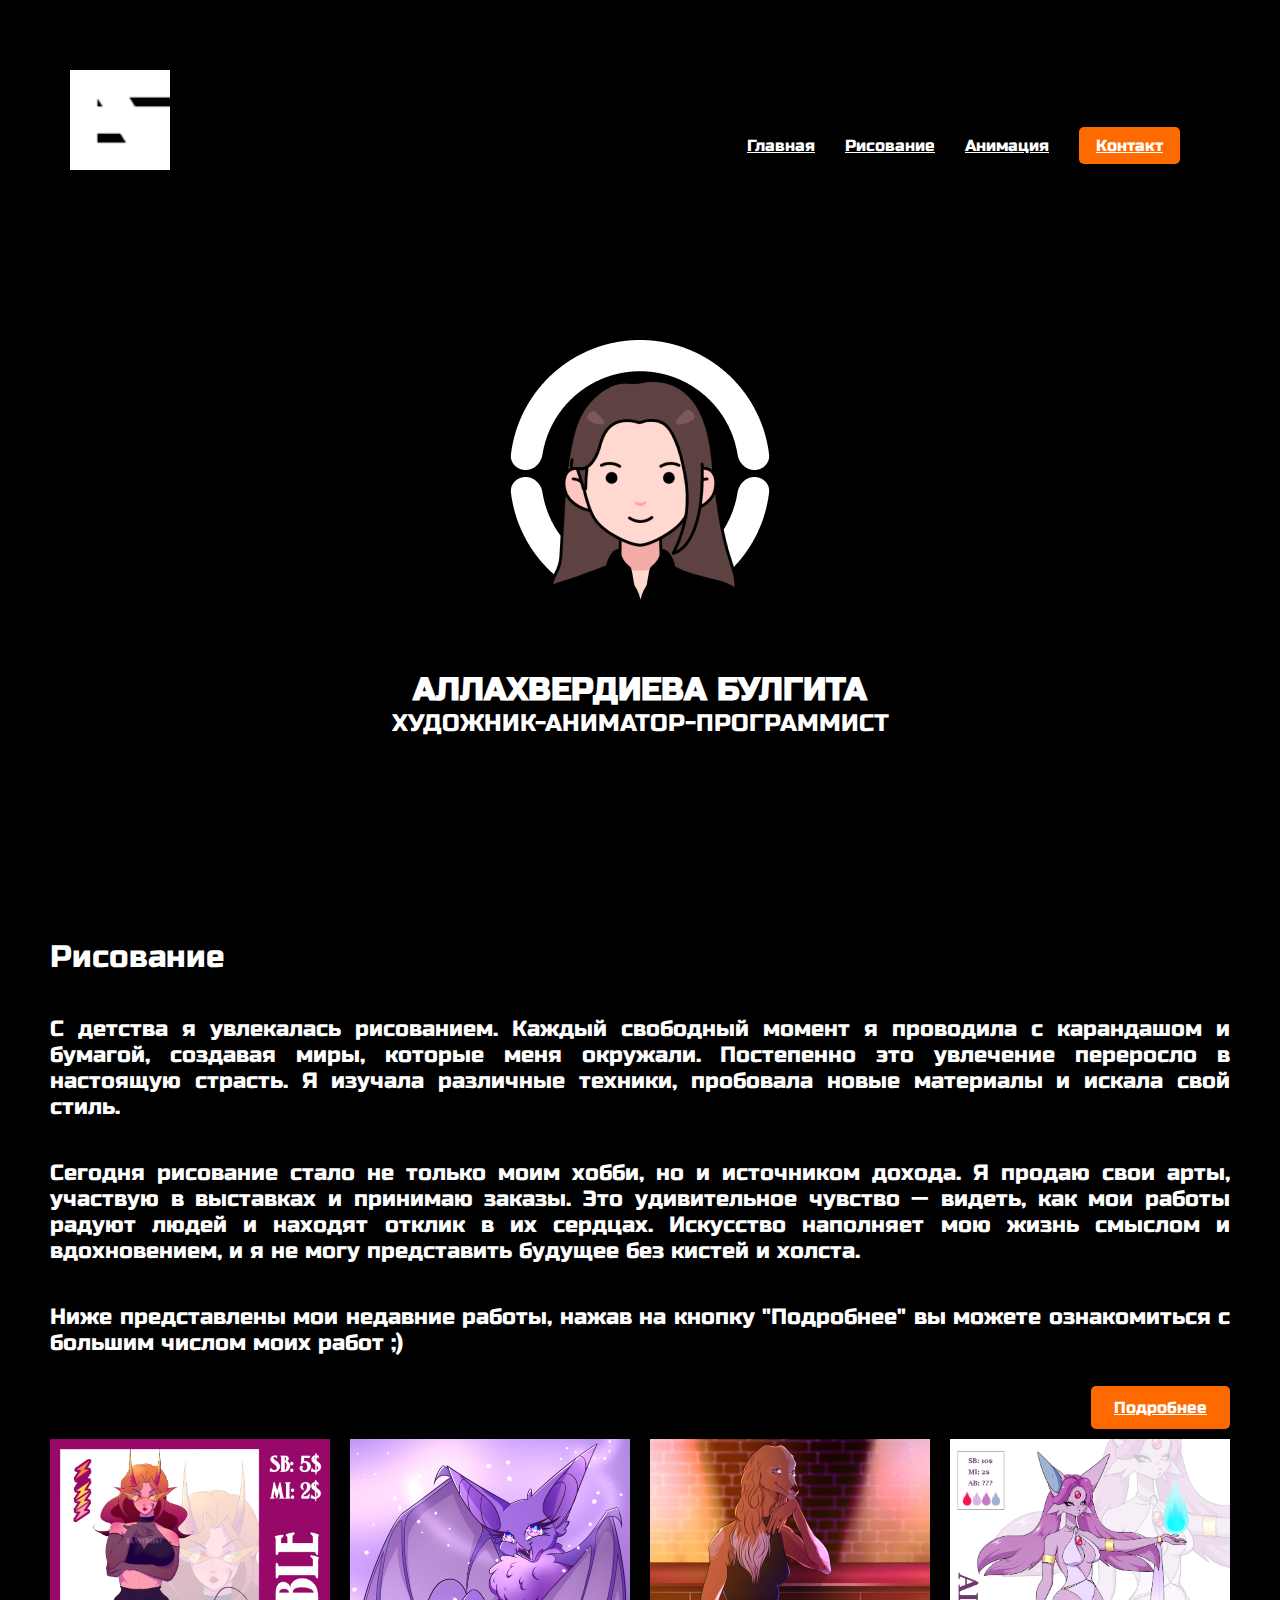
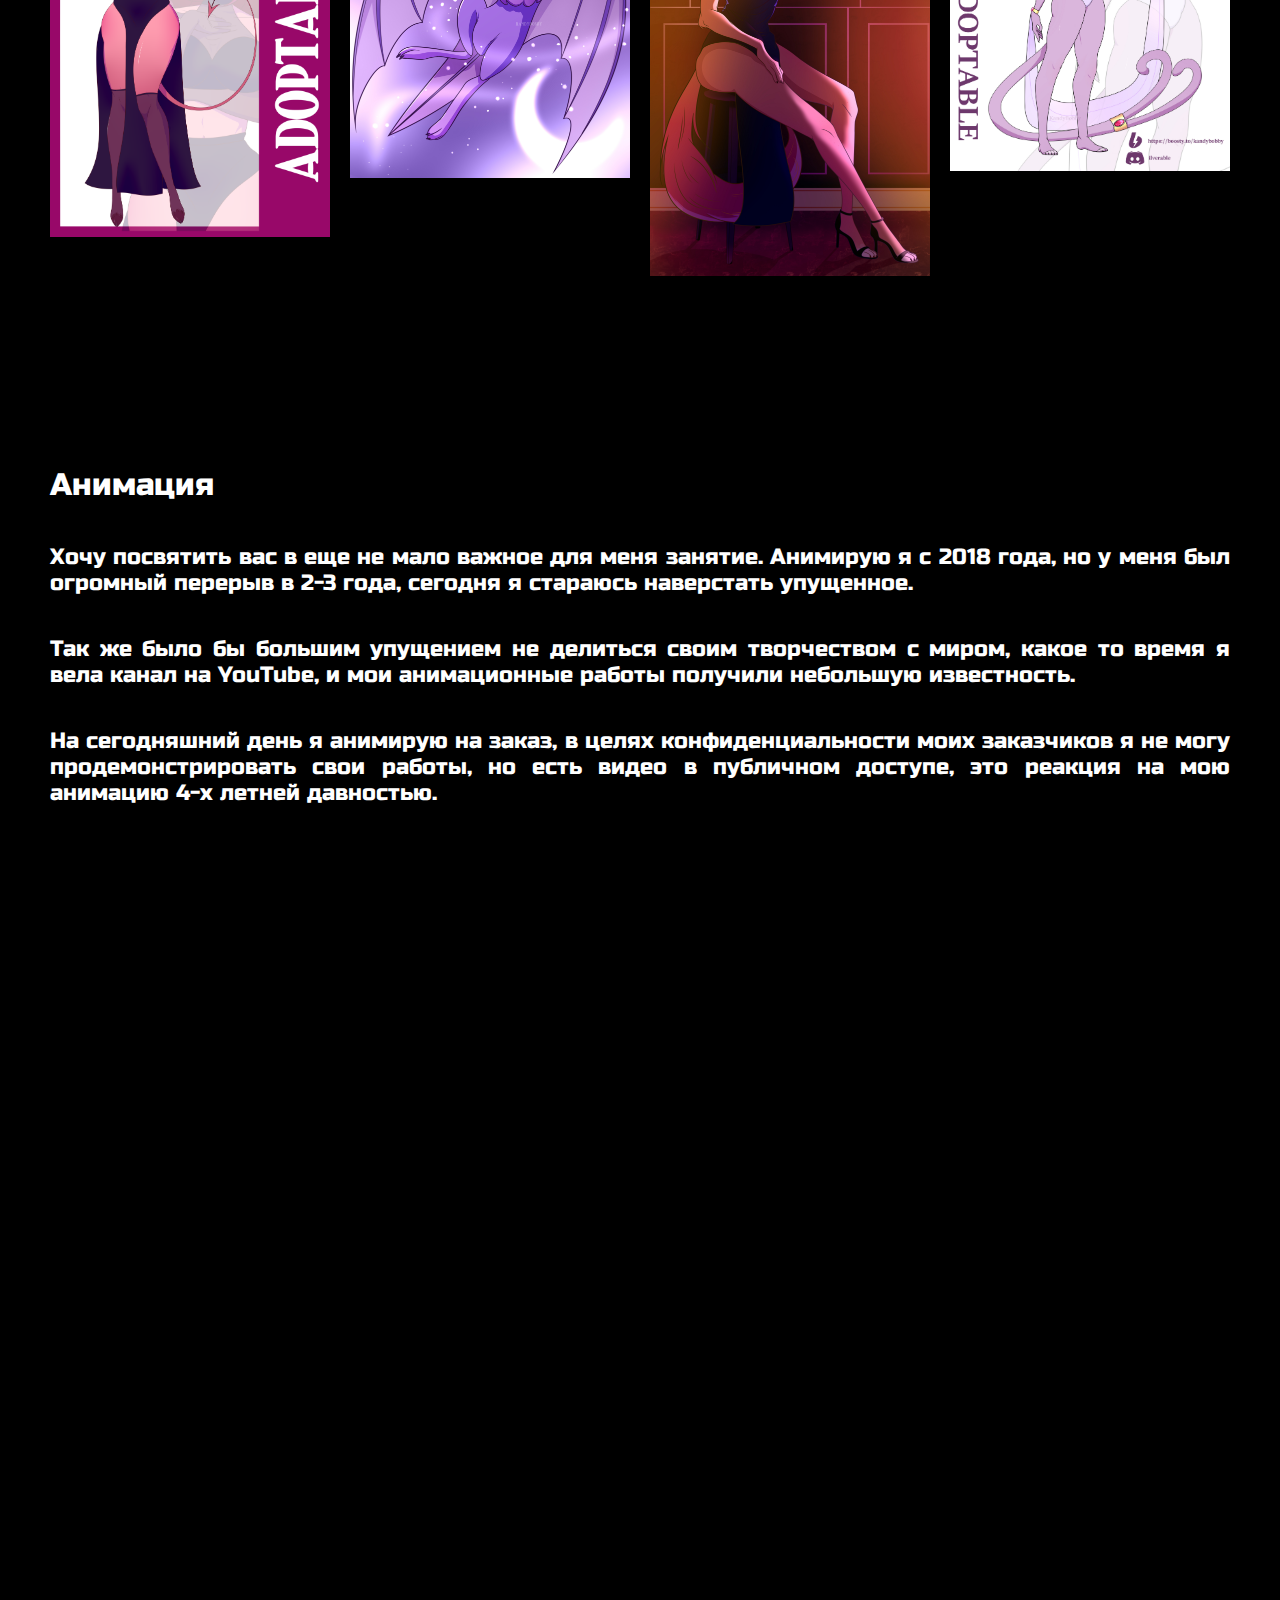
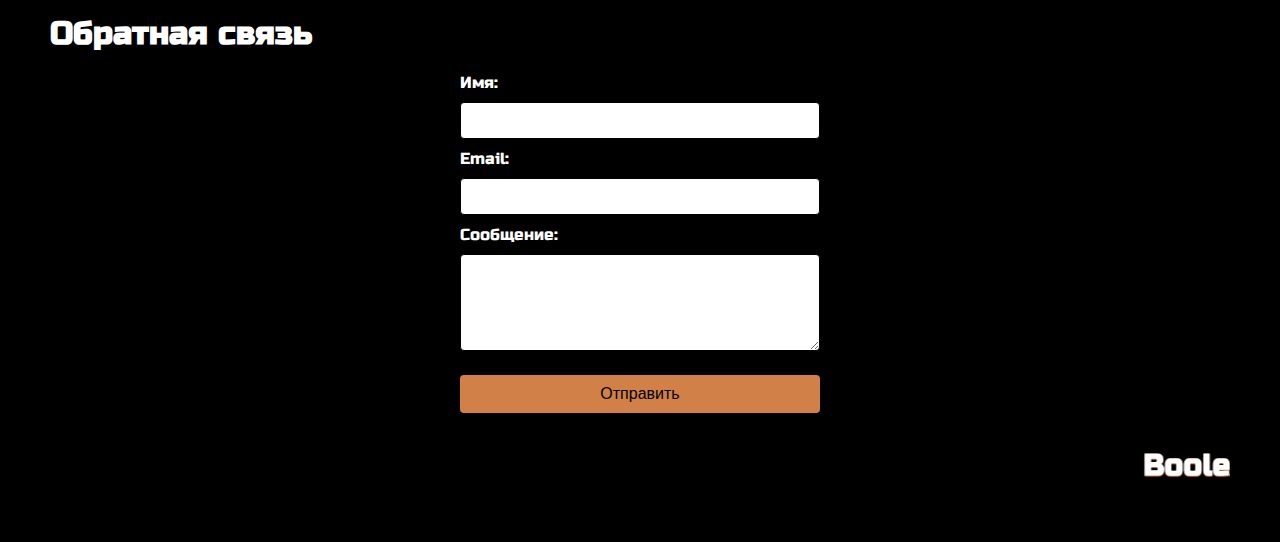
<file: index.html>
<!DOCTYPE html>
<html lang="en">
<head>
    <!-- Yandex.Metrika counter -->
<script type="text/javascript" >
   (function(m,e,t,r,i,k,a){m[i]=m[i]||function(){(m[i].a=m[i].a||[]).push(arguments)};
   m[i].l=1*new Date();
   for (var j = 0; j < document.scripts.length; j++) {if (document.scripts[j].src === r) { return; }}
   k=e.createElement(t),a=e.getElementsByTagName(t)[0],k.async=1,k.src=r,a.parentNode.insertBefore(k,a)})
   (window, document, "script", "https://mc.yandex.ru/metrika/tag.js", "ym");

   ym(99968584, "init", {
        clickmap:true,
        trackLinks:true,
        accurateTrackBounce:true,
        webvisor:true
   });
</script>
<noscript><div><img src="https://mc.yandex.ru/watch/99968584" style="position:absolute; left:-9999px;" alt="" /></div></noscript>
<!-- /Yandex.Metrika counter -->
    <meta charset="UTF-8">
    <meta name="viewport" content="width=device-width, initial-scale=1.0">
    <title>Визитка</title>
    <link rel="stylesheet" href="style.css">
    <link rel="apple-touch-icon" sizes="57x57" href="apple-icon-57x57.png">
    <link rel="apple-touch-icon" sizes="60x60" href="apple-icon-60x60.png">
    <link rel="apple-touch-icon" sizes="72x72" href="apple-icon-72x72.png">
    <link rel="apple-touch-icon" sizes="76x76" href="apple-icon-76x76.png">
    <link rel="apple-touch-icon" sizes="114x114" href="apple-icon-114x114.png">
    <link rel="apple-touch-icon" sizes="120x120" href="apple-icon-120x120.png">
    <link rel="apple-touch-icon" sizes="144x144" href="apple-icon-144x144.png">
    <link rel="apple-touch-icon" sizes="152x152" href="apple-icon-152x152.png">
    <link rel="apple-touch-icon" sizes="180x180" href="apple-icon-180x180.png">
    <link rel="icon" type="image/png" sizes="192x192"  href="android-icon-192x192.png">
    <link rel="icon" type="image/png" sizes="32x32" href="favicon-32x32.png">
    <link rel="icon" type="image/png" sizes="96x96" href="favicon-96x96.png">
    <link rel="icon" type="image/png" sizes="16x16" href="favicon-16x16.png">
    <link rel="manifest" href="manifest.json">
    <meta name="msapplication-TileColor" content="#ffffff">
    <meta name="msapplication-TileImage" content="ms-icon-144x144.png">
    <meta name="theme-color" content="#ffffff">
</head>
<body>
    <div class="wrapper">  
        <div id="active" class="container">
        <header class="container">
        <span class="logo"><img src="Union (1).png" alt=""></span>
        <nav>
            <ul>
                <li class="#active"><a href="#">Главная</a></li>
                <li><a href="#drawing">Рисование</a></li>
                <li><a href="#anima">Анимация</a></li>
                <li class="btn"><a href="#contact">Контакт</a></li>
            </ul>
        </nav>
        </header>
        <div class="hero container">
        <div class="hero--info">
            <img src="Group 1 (1).png" alt="">
            <h1>АЛЛАХВЕРДИЕВА БУЛГИТА</h1>
            <h2>ХУДОЖНИК-АНИМАТОР-ПРОГРАММИСТ</h2>
        </div>
        </div>

        <div class="container portfolio">
        <div id="drawing" class="container portfolio">
        <h3>Рисование</h3>
        <p>С детства я увлекалась рисованием. Каждый свободный момент я проводила с карандашом и бумагой, создавая миры, которые меня окружали. Постепенно это увлечение переросло в настоящую страсть. Я изучала различные техники, пробовала новые материалы и искала свой стиль. </p>
        <p>Сегодня рисование стало не только моим хобби, но и источником дохода. Я продаю свои арты, участвую в выставках и принимаю заказы. Это удивительное чувство — видеть, как мои работы радуют людей и находят отклик в их сердцах. Искусство наполняет мою жизнь смыслом и вдохновением, и я не могу представить будущее без кистей и холста.</p>
        <p>Ниже представлены мои недавние работы, нажав на кнопку "Подробнее" вы можете ознакомиться с большим числом моих работ ;)</p>
        <a href="galery.html" class="see-all">Подробнее</a>

        <div class="art">
            <div class="block">
                <img src="demonGirl1.png" class="gallery-img" onclick="openModal(this)">
            </div>
            <div class="block">
                <img src="mouse.jpg" class="gallery-img" onclick="openModal(this)">
            </div>
            <div class="block">
                <img src="собака 2.jpg" class="gallery-img" onclick="openModal(this)">
            </div>
            <div class="block">
                <img src="espeon.jpg" class="gallery-img" onclick="openModal(this)">
            </div>
        </div>
        </div> 
        <div class="container anima">
            <div id="anima" class="container anima">
                <h3>Анимация</h3>
                <p>Хочу посвятить вас в еще не мало важное для меня занятие. Анимирую я с 2018 года, но у меня был огромный перерыв в 2-3 года, сегодня я стараюсь наверстать упущенное.</p>
                <p>Так же было бы большим упущением не делиться своим творчеством с миром, какое то время я вела канал на YouTube, и мои анимационные работы получили небольшую известность.</p> 
                <p>На сегодняшний день я анимирую на заказ, в целях конфиденциальности моих заказчиков я не могу продемонстрировать свои работы, но есть видео в публичном доступе, это реакция на мою анимацию 4-х летней давностью.</p> 
                <div class="an">
                    <div class="block">
                        <iframe src="https://www.youtube.com/embed/tpbQzIim1SI" title="КРЯ - ВАШЕ ТВОРЧЕСТВО - РЕАКЦИЯ НА АНИМАЦИЮ ПРО МЕНЯ 3" frameborder="0" allow="accelerometer; autoplay; clipboard-write; encrypted-media; gyroscope; picture-in-picture; web-share" referrerpolicy="strict-origin-when-cross-origin" allowfullscreen></iframe>
                    </div>
                </div>
            </div>
        </div>
        
    </div>  
    <div id="contact" class="container">
        <div id="contact">
            <h1>Обратная связь</h1>
            <form action="send_email.php" method="post">
                <label for="name">Имя:</label>
                <input type="text" id="name" name="name" required>
                <label for="email">Email:</label>
                <input type="email" id="email" name="email" required>
                <label for="message">Сообщение:</label>
                <textarea id="message" name="message" rows="5" required></textarea>
                <input type="submit" value="Отправить">
            </form>
        </div>


    </div>

    <div id="modal" class="modal" onclick="closeModal()">
        <span class="close" onclick="closeModal()">&times;</span>
        <img class="modal-content" id="modal-img">
        <div id="caption"></div>
    </div>

    <script>
        function openModal(img) {
            const modal = document.getElementById("modal");
            const modalImg = document.getElementById("modal-img");
            const caption = document.getElementById("caption");
            modal.style.display = "block";
            modalImg.src = img.src;
            caption.innerHTML = img.alt;
        }

        function closeModal() {
            document.getElementById("modal").style.display = "none";
        }
    </script>
    
    <marquee scrolldelay="60" style="color:#ffffff; font-size: 30px; font-weight: bolder; line-height: 150%; text-shadow: #d17353 0px 1px 1px;">Boole/БУЛГИТА/KandyBOBBY</marquee>

</body>
</html>
</file>
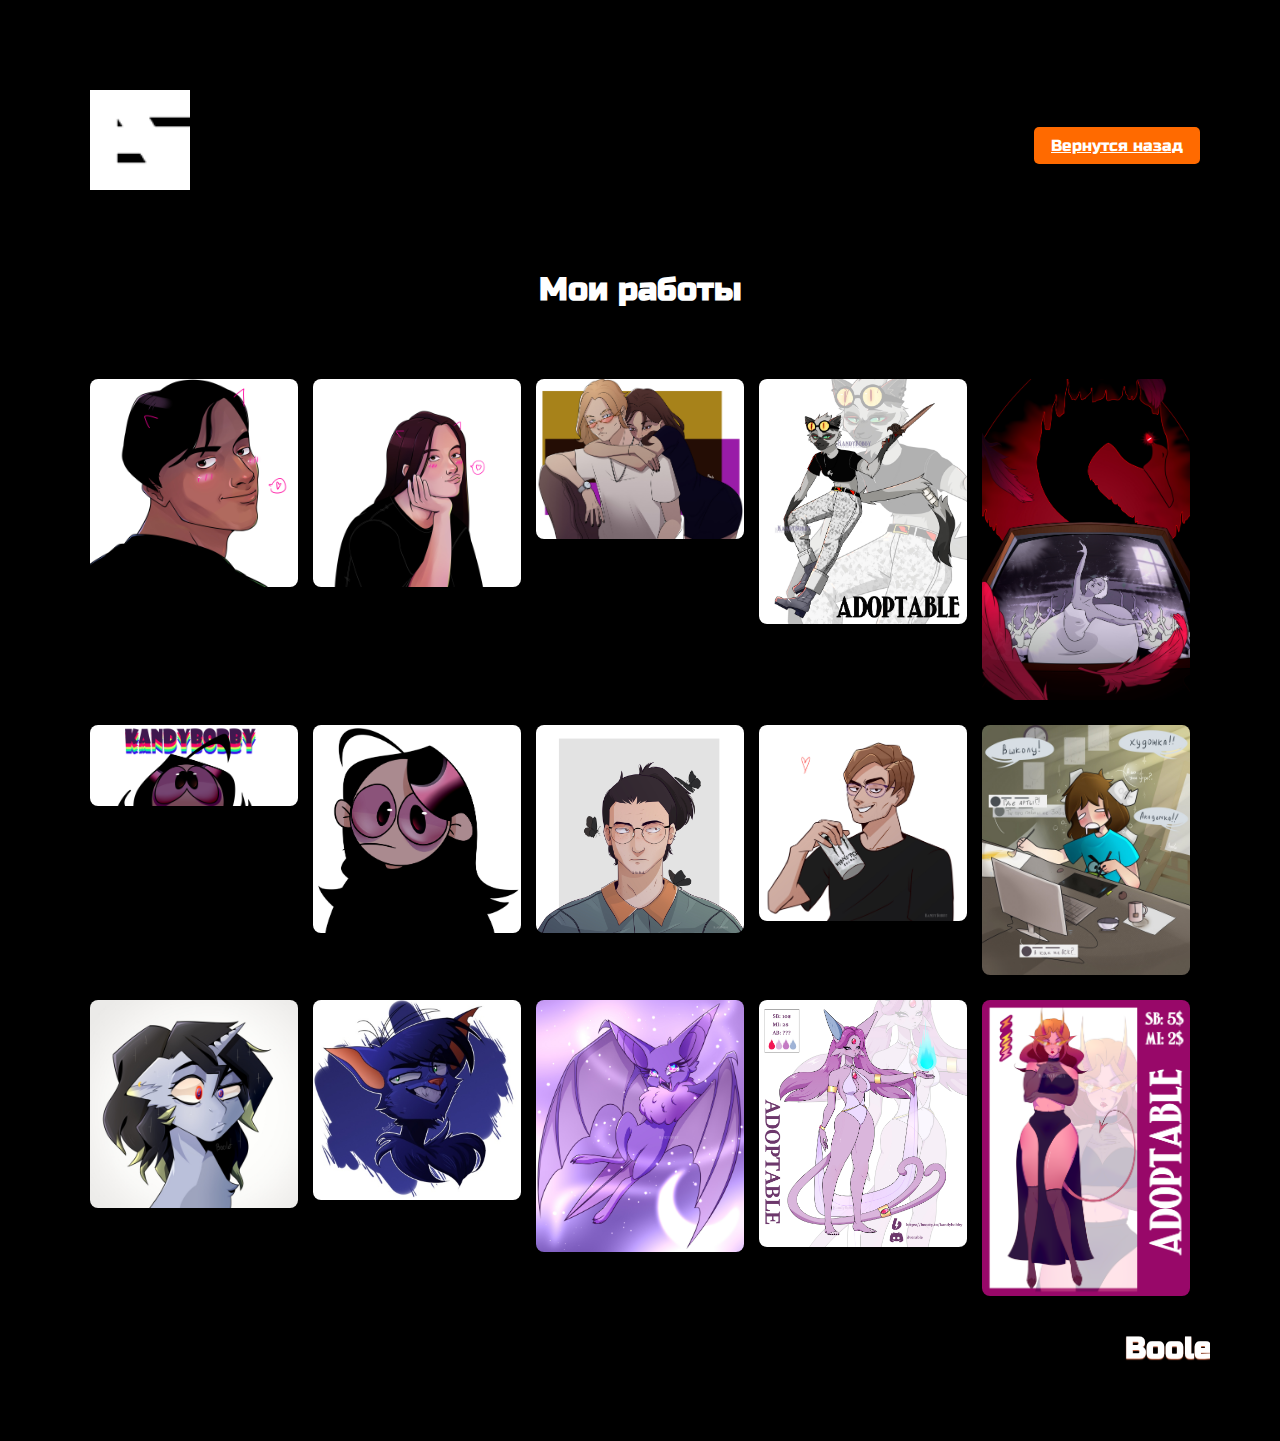
<file: galery.html>
<!DOCTYPE html>
<html lang="ru">
<head>
    <!-- Yandex.Metrika counter -->
<script type="text/javascript" >
   (function(m,e,t,r,i,k,a){m[i]=m[i]||function(){(m[i].a=m[i].a||[]).push(arguments)};
   m[i].l=1*new Date();
   for (var j = 0; j < document.scripts.length; j++) {if (document.scripts[j].src === r) { return; }}
   k=e.createElement(t),a=e.getElementsByTagName(t)[0],k.async=1,k.src=r,a.parentNode.insertBefore(k,a)})
   (window, document, "script", "https://mc.yandex.ru/metrika/tag.js", "ym");

   ym(99968584, "init", {
        clickmap:true,
        trackLinks:true,
        accurateTrackBounce:true,
        webvisor:true
   });
</script>
<noscript><div><img src="https://mc.yandex.ru/watch/99968584" style="position:absolute; left:-9999px;" alt="" /></div></noscript>
<!-- /Yandex.Metrika counter -->
    <meta charset="UTF-8">
    <meta name="viewport" content="width=device-width, initial-scale=1.0">
    <link rel="stylesheet" href="style2.css">
    <link rel="apple-touch-icon" sizes="57x57" href="apple-icon-57x57.png">
    <link rel="apple-touch-icon" sizes="60x60" href="apple-icon-60x60.png">
    <link rel="apple-touch-icon" sizes="72x72" href="apple-icon-72x72.png">
    <link rel="apple-touch-icon" sizes="76x76" href="apple-icon-76x76.png">
    <link rel="apple-touch-icon" sizes="114x114" href="apple-icon-114x114.png">
    <link rel="apple-touch-icon" sizes="120x120" href="apple-icon-120x120.png">
    <link rel="apple-touch-icon" sizes="144x144" href="apple-icon-144x144.png">
    <link rel="apple-touch-icon" sizes="152x152" href="apple-icon-152x152.png">
    <link rel="apple-touch-icon" sizes="180x180" href="apple-icon-180x180.png">
    <link rel="icon" type="image/png" sizes="192x192"  href="android-icon-192x192.png">
    <link rel="icon" type="image/png" sizes="32x32" href="favicon-32x32.png">
    <link rel="icon" type="image/png" sizes="96x96" href="favicon-96x96.png">
    <link rel="icon" type="image/png" sizes="16x16" href="favicon-16x16.png">
    <link rel="manifest" href="manifest.json">
    <meta name="msapplication-TileColor" content="#ffffff">
    <meta name="msapplication-TileImage" content="ms-icon-144x144.png">
    <meta name="theme-color" content="#ffffff">
    <title>Галерея</title>
</head>
<body>
    <div class="wrapper">
    <div id="see-all" class="container"></div>
    <header class="container">
        <span class="logo"><img src="Union (1).png" alt=""></span>
        <nav>
            <ul>
                <li class="btn"><a href="index.html">Вернутся назад</a></li>
            </ul>
        </nav>
        </header>
    <h1>Мои работы</h1>
    <div class="gallery">
        <div class="gallery-item">
            <img src="ярик.jpg" alt="Описание картинки 1" class="gallery-img" onclick="openModal(this)">
            <div class="description">Портрет в авторском стиле приближенный к реализму</div>
        </div>
        <div class="gallery-item">
            <img src="я.jpg" alt="Описание картинки 2" class="gallery-img" onclick="openModal(this)">
            <div class="description">Автопортрет в авторском стиле приближенный к реализму</div>
        </div>
        <div class="gallery-item">
            <img src="крис и я.jpg" alt="Описание картинки 3" class="gallery-img" onclick="openModal(this)">
            <div class="description">Арт посвященный дружбе</div>
        </div>
        <div class="gallery-item">
            <img src="крис 2.jpg" alt="Описание картинки 3" class="gallery-img" onclick="openModal(this)">
            <div class="description">Работа на продажу. Статус "Продано"</div>
        </div>
        <div class="gallery-item">
            <img src="черный лебедь.jpg" alt="Описание картинки 3" class="gallery-img" onclick="openModal(this)">
            <div class="description">Арт на заказ. "Черный лебедь"</div>
        </div>
        <div class="gallery-item">
            <img src="чы.png" alt="Описание картинки 3" class="gallery-img" onclick="openModal(this)">
            <div class="description">Обложка "Kandy Bobby"</div>
        </div>
        <div class="gallery-item">
            <img src="ффчфч.jpg" alt="Описание картинки 3" class="gallery-img" onclick="openModal(this)">
            <div class="description">Атопортрет. Стиль минимализм</div>
        </div>
        <div class="gallery-item">
            <img src="man.jpg" alt="Описание картинки 3" class="gallery-img" onclick="openModal(this)">
            <div class="description">Фанарт по аниме</div>
        </div>
        <div class="gallery-item">
            <img src="man2.jpg" alt="Описание картинки 3" class="gallery-img" onclick="openModal(this)">
            <div class="description">Гифт стиль "мультяшный"</div>
        </div>
        <div class="gallery-item">
            <img src="Sj8ZcNroMvA.jpg" alt="Описание картинки 3" class="gallery-img" onclick="openModal(this)">
            <div class="description">Карикатура</div>
        </div>
        <div class="gallery-item">
            <img src="wsUZ0xJtWmc.jpg" alt="Описание картинки 3" class="gallery-img" onclick="openModal(this)">
            <div class="description">Фанарт на ОС по MLP</div>
        </div>
        <div class="gallery-item">
            <img src="r_nR9SBh_cw.jpg" alt="Описание картинки 3" class="gallery-img" onclick="openModal(this)">
            <div class="description">Гифт</div>
        </div>
        <div class="gallery-item">
            <img src="mouse.jpg" alt="Описание картинки 3" class="gallery-img" onclick="openModal(this)">
            <div class="description">Адопт "Лунная летучая мышь"</div>
        </div>
        <div class="gallery-item">
            <img src="espeon.jpg" alt="Описание картинки 3" class="gallery-img" onclick="openModal(this)">
            <div class="description">Работа на аукцион "Еспеон"</div>
        </div>
        <div class="gallery-item">
            <img src="demonGirl1.png" alt="Описание картинки 3" class="gallery-img" onclick="openModal(this)">
            <div class="description">Работа на аукцион "Демон герл"</div>
        </div>
    </div>
    </div>

    <div id="modal" class="modal" onclick="closeModal()">
        <span class="close" onclick="closeModal()">&times;</span>
        <img class="modal-content" id="modal-img">
        <div id="caption"></div>
    </div>

    <script>
        function openModal(img) {
            const modal = document.getElementById("modal");
            const modalImg = document.getElementById("modal-img");
            const caption = document.getElementById("caption");
            modal.style.display = "block";
            modalImg.src = img.src;
            caption.innerHTML = img.alt;
        }

        function closeModal() {
            document.getElementById("modal").style.display = "none";
        }
    </script>
    
    <marquee scrolldelay="60" style="color:#ffffff; font-size: 30px; font-weight: bolder; line-height: 150%; text-shadow: #d17353 0px 1px 1px;">Boole/БУЛГИТА/KandyBOBBY</marquee>
</body>
</html>
</file>
<file: style.css>
@import url('https://fonts.googleapis.com/css2?family=Russo+One&display=swap');

*{
    margin: 0;
    padding: 0;
    box-sizing: border-box;
}

body {
    font-family: "Russo One", sans-serif;
    color: #fff;
    background-color: black;
    margin: 0;
    padding: 0;
    display: flex;
}

h2 {
    font-weight: normal;
}

img {
    margin: 0 0 50px 0;
    max-width: calc(100% - 0px);
    display: block;
    margin-left: auto;
    margin-right: auto;
}

.wrapper {
    background: black; 
    width: 100%;
    padding: 50px; 
    box-sizing: border-box;
}
.container {
    width: 100%;
    max-width: 1600px;
    margin: 0 auto;
}

header {

    display: flex;
    justify-content: space-between;
    align-items: center;
    padding: 20px;
}



/* Стили для логотипа */
.logo img {
    width: 100px; 
    height: auto; 
    display: flex; 
    vertical-align: middle; 
}


header.logo{
    text-transform: uppercase;
}

header nav {
    float: right;
    width: auto;
}

header nav ul {
    display: flex;
    gap: 0;
}

.hero--info {
    text-align: center;
    position: relative;
    top: 20%;
    padding: 100px;
}

.hero.container{
    text-align: center;
    position: relative;
    top: 20%;
}

header nav ul li {
    margin-right: 30px;
    display: inline-block;
}


header nav ul li a {
    color: #fff;
}

header nav ul li:not(.active):not(.btn) a:hover{
    border-bottom: 5px solid #FF6A00;
}

header nav ul li.btn a {
    background: #FF6A00;
    padding: 9px 17px;
    border-radius: 5px;
    transition: all 500ms ease;
}

header nav ul li.btn a:hover {
    background: #9c3900;
}

/* Стили для экранов шириной до 1024px (планшеты) */
@media (max-width: 1024px) {
    header {
        flex-direction: column;
    }

    header nav ul {
        flex-direction: column;
        align-items: center;
    }

    .portfolio .art {
        flex-wrap: wrap;
    }

    .art .block img {
        width: 100%;
        height: auto;
    }

    .an .block video {
        height: 230px;
        width: 480px;
        align-items: center;
    }
}

/* Стили для экранов шириной до 768px (мобильные устройства) */
@media (max-width: 768px) {
    header {
        display: flex;
        justify-content: space-between;
        align-items: center;
    }

    /* Логотип слева */
    .logo {
        order: 1;
        flex-grow: 1;
        display: flex;
        justify-content: flex-start;
    }

    /* Меню справа */
    header nav {
        order: 2;
        flex-grow: 1;
        display: flex;
        justify-content: flex-end;
    }

    header nav ul {
        flex-direction: row;
        justify-content: flex-end;
    }

    header nav ul li {
        margin-left: 20px;
    }

    .an .block video {
        height: 230px;
        width: 480px;
        align-items: center;
    }
}

/* Стили для экранов шириной до 480px (маленькие мобильные) */
@media (max-width: 480px) {
    header nav ul {
        flex-direction: column;
        gap: 10px;
    }

    .hero--info h1 {
        font-size: 24px;
    }

    .hero--info h2 {
        font-size: 18px;
    }

    .portfolio h3 {
        font-size: 20px;
    }

    .portfolio .art {
        flex-direction: column;
    }

    .art .block img {
        width: 100%;
    }

    .portfolio .see-all {
        padding: 8px 16px;
        font-size: 14px;
    }

    .an .block video {
        height: 230px;
        width: 480px;
        align-items: center;
    }

}




/*СЕКЦИЯ АРТОВ*/

.portfolio {
    padding: 40px 0;
}

.portfolio .see-all{
    color: #fff;
    background: #FF6A00;
    border-radius: 5px;
    padding: 12px 23px;
    float: right;
    display: block;
    transform: all 500ms ease;
    margin: 10px 0;
}

.portfolio .see-all:hover{
    transform: scale(1.1);
}



.art .block img {
    width: 400px; 
    height: auto;
    transition: transform 0.3s;
}

.art .block img:hover {
    transform: scale(1.1); 
}

.portfolio p{
    font-weight: 150;
    font-size: 22px;
    margin: 20px 0;
    display: inline-block;
    text-align: justify;
}

.portfolio h3{
    font-weight: 300;
    font-size: 31px;
    margin: 20px 0;
    display: inline-block;
}

.portfolio .art {
    display: flex;
    justify-content: space-between;
    width: 100%;
    gap: 20px; 
    padding: 0; 
}

.text {
    padding: 20px 20px;
    font-size: 25px;
    font-weight: 200;
    text-align: center;
    width: 800px;
}

.kobfun-galeri {
    display: flex;
    height: 20rem;
    gap: 1rem;
}
.kobfun-galeri > div {
    flex: 1;
    border-radius: 1rem;
    background-position: center;
    background-repeat: no-repeat;
    background-size: auto 100%;
    transition: all 2s cubic-bezier(.25, .4, .45, 1.4);
}

.kobfun-galeri > div:hover {
    flex: 5;
}

.modal {
    display: none;
    position: fixed;
    z-index: 1;
    left: 0;
    top: 0;
    width: 100%;
    height: 100%;
    overflow: auto;
    background-color: rgba(0, 0, 0, 0.8);
    justify-content: center;
    align-items: center;
}

.modal-content {
    margin: auto;
    display: block;
    max-width: 80%;
    border-radius: 8px;
}

.close {
    position: absolute;
    top: 20px;
    right: 30px;
    color: #fff;
    font-size: 40px;
    font-weight: bold;
    cursor: pointer;
}

/*анимационный блок*/
.anima {
    padding: 40px 0;
}

.an {
    display: flex; /* Используем флекс для центрации */
    justify-content: center; /* Центрирование по горизонтали */
    align-items: center; /* Центрирование по вертикали */
}

.block {
    max-width: 100%; /* Максимальная ширина 100% */
    width: 100%; /* Ширина 100% для отзывчивости */
    height: auto; /* Высота по содержимому */
}

.block iframe {
    width: 100%; /* Задаем ширину 100% для адаптивности */
    height: auto; /* Авто высота для сохранения пропорций */
    aspect-ratio: 16 / 9; /* Сохраняем соотношение сторон 16:9 */
}



/*обратная связь*/
form {
    max-width: 400px;
    background: rgb(0, 0, 0);
    padding: 20px;
    border-radius: 8px;
    box-shadow: 0 0 10px rgba(0, 0, 0, 0.1);
    margin: auto;
}
input, textarea {
    width: 100%;
    padding: 10px;
    margin: 10px 0;
    border: 1px solid #000000;
    border-radius: 4px;
}
input[type="submit"] {
    background-color: #d18147;
    color: rgb(0, 0, 0);
    border: none;
    cursor: pointer;
    border-radius: 4px;
    font-size: 16px;
}
input[type="submit"]:hover {
    background-color: #FF6A00;
}

footer{
    background-color: #000000;
    padding: 20px 0;
    text-align: center;
    color: #fff;
}
</file>
<file: style2.css>
@import url('https://fonts.googleapis.com/css2?family=Russo+One&display=swap');

body {
    font-family: "Russo One", sans-serif;
    color: #fff;
    background-color: black;
    margin: 20px;
    padding: 50px;
    display: flex;
    flex-direction: column;
    align-items: center;
    box-sizing: border-box;
}

img {
    margin: 0 0 10px 0;
    max-width: calc(100% - 0px);
    display: block;
    margin-left: auto;
    margin-right: auto;
}

h2 {
    font-weight: normal;
}


header {

    display: flex;
    justify-content: space-between;
    align-items: center;
    padding: 20px;

}


.container {
    width: 100%;
    max-width: 1600px;
    margin: 0 auto;
}


.logo img {
    width: 100px; 
    height: auto; 
    display: flex; 
    vertical-align: middle; 
}


header.logo{
    text-transform: uppercase;
}

header nav {
    float: right;
    width: auto;
}

header nav ul {
    display: flex;
    gap: 0;
}

.hero--info {
    text-align: center;
    position: relative;
    top: 20%;
}

.hero container{
    text-align: center;
    position: relative;
    top: 20%;
}

header nav ul li {
    margin-right: 30px;
    display: inline-block;
}


header nav ul li a {
    color: #fff;
}

header nav ul li:not(.active):not(.btn) a:hover{
    border-bottom: 5px solid #FF6A00;
}

header nav ul li.btn a {
    background: #FF6A00;
    padding: 9px 17px;
    border-radius: 5px;
    transition: all 500ms ease;
}

header nav ul li.btn a:hover {
    background: #9c3900;
}





h1 {
    margin: 50px;
    color: #fff;
    text-align: center;
}

.gallery {
    display: grid;
    grid-template-columns: repeat(auto-fill, minmax(200px, 1fr));
    gap: 15px;
    padding: 20px;
}

.gallery-item {
    position: relative;
}

.gallery-img {
    width: 100%;
    height: auto;
    transition: 0.3s ease;
    border-radius: 8px;
    cursor: pointer;
}

.gallery-img:hover {
    filter: brightness(0.8);
}

.description {
    position: absolute;
    bottom: 10px;
    left: 0;
    right: 0;
    background-color: rgba(0, 0, 0, 0.7);
    color: #fff;
    text-align: center;
    border-radius: 8px;
    opacity: 0;
    transition: opacity 0.3s ease;
}

.gallery-item:hover .description {
    opacity: 1;
}

.modal {
    display: none;
    position: fixed;
    z-index: 1;
    left: 0;
    top: 0;
    width: 100%;
    height: 100%;
    overflow: auto;
    background-color: rgba(0, 0, 0, 0.8);
    justify-content: center;
    align-items: center;
}

.modal-content {
    margin: auto;
    display: block;
    max-width: 80%;
    border-radius: 8px;
}

.close {
    position: absolute;
    top: 20px;
    right: 30px;
    color: #fff;
    font-size: 40px;
    font-weight: bold;
    cursor: pointer;
}
</file>
